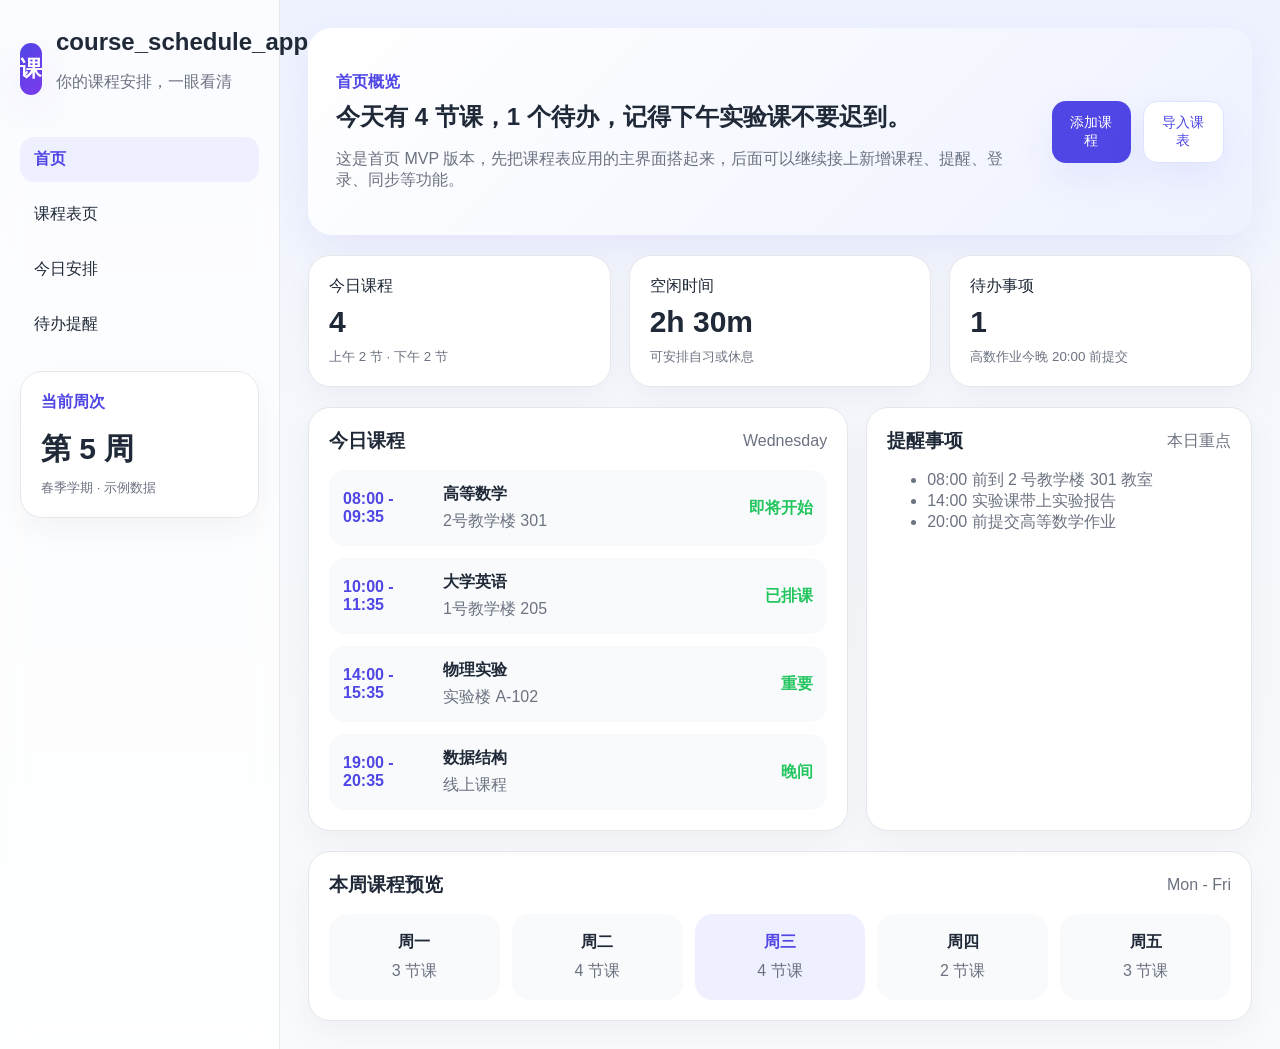
<file: index.html>
<!DOCTYPE html>
<html lang="zh-CN">
  <head>
    <meta charset="UTF-8" />
    <meta name="viewport" content="width=device-width, initial-scale=1.0" />
    <title>course_schedule_app</title>
    <link rel="stylesheet" href="styles.css" />
  </head>
  <body>
    <div class="app-shell">
      <aside class="sidebar">
        <div class="brand">
          <div class="brand-badge">课</div>
          <div>
            <h1>course_schedule_app</h1>
            <p>你的课程安排，一眼看清</p>
          </div>
        </div>

        <nav class="menu">
          <a class="active" href="index.html">首页</a>
          <a href="schedule.html">课程表页</a>
          <a href="#today">今日安排</a>
          <a href="#todo">待办提醒</a>
        </nav>

        <section class="card mini-card">
          <span class="label">当前周次</span>
          <strong>第 5 周</strong>
          <small>春季学期 · 示例数据</small>
        </section>
      </aside>

      <main class="main-content">
        <header class="hero">
          <div>
            <p class="eyebrow">首页概览</p>
            <h2>今天有 4 节课，1 个待办，记得下午实验课不要迟到。</h2>
            <p class="hero-text">
              这是首页 MVP 版本，先把课程表应用的主界面搭起来，后面可以继续接上新增课程、提醒、登录、同步等功能。
            </p>
          </div>
          <div class="hero-actions">
            <button>添加课程</button>
            <button class="secondary">导入课表</button>
          </div>
        </header>

        <section class="stats-grid">
          <article class="card stat-card">
            <span>今日课程</span>
            <strong>4</strong>
            <small>上午 2 节 · 下午 2 节</small>
          </article>
          <article class="card stat-card">
            <span>空闲时间</span>
            <strong>2h 30m</strong>
            <small>可安排自习或休息</small>
          </article>
          <article class="card stat-card">
            <span>待办事项</span>
            <strong>1</strong>
            <small>高数作业今晚 20:00 前提交</small>
          </article>
        </section>

        <section class="content-grid">
          <section class="card schedule-card" id="today">
            <div class="section-title">
              <h3>今日课程</h3>
              <span>Wednesday</span>
            </div>
            <div class="class-list" id="class-list"></div>
          </section>

          <section class="card todo-card" id="todo">
            <div class="section-title">
              <h3>提醒事项</h3>
              <span>本日重点</span>
            </div>
            <ul>
              <li>08:00 前到 2 号教学楼 301 教室</li>
              <li>14:00 实验课带上实验报告</li>
              <li>20:00 前提交高等数学作业</li>
            </ul>
          </section>
        </section>

        <section class="card weekly-card" id="schedule">
          <div class="section-title">
            <h3>本周课程预览</h3>
            <span>Mon - Fri</span>
          </div>
          <div class="week-grid">
            <div><strong>周一</strong><span>3 节课</span></div>
            <div><strong>周二</strong><span>4 节课</span></div>
            <div class="highlight"><strong>周三</strong><span>4 节课</span></div>
            <div><strong>周四</strong><span>2 节课</span></div>
            <div><strong>周五</strong><span>3 节课</span></div>
          </div>
        </section>
      </main>
    </div>

    <script src="app.js"></script>
  </body>
</html>
</file>
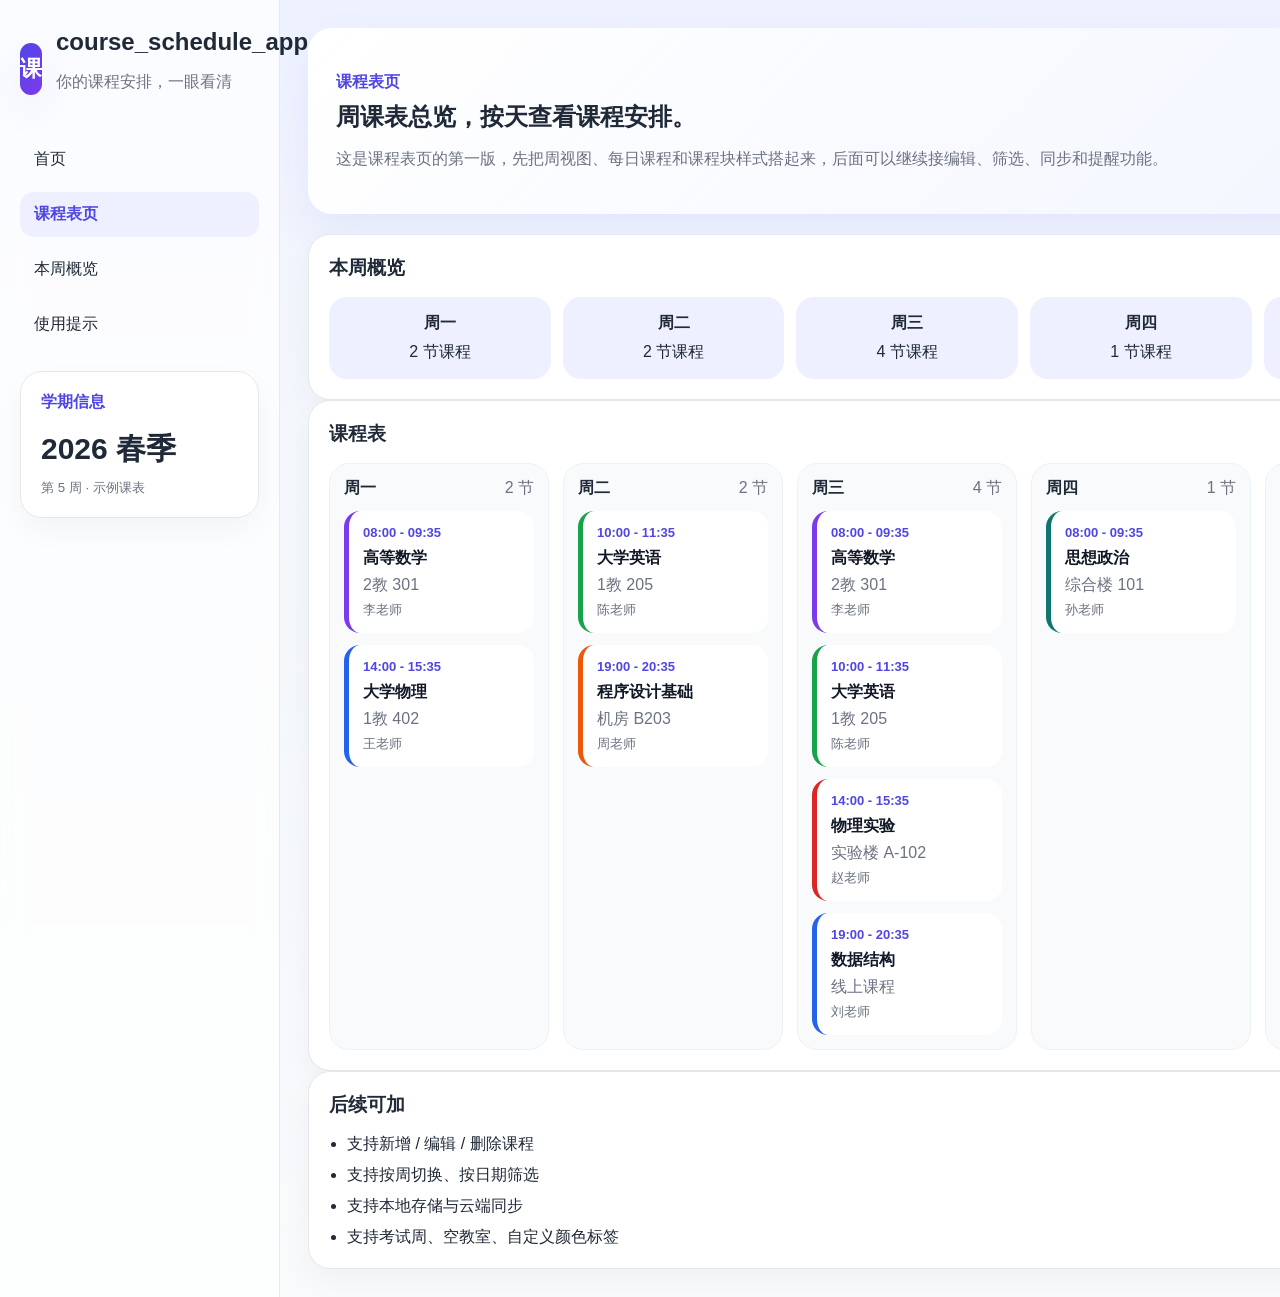
<file: schedule.html>
<!DOCTYPE html>
<html lang="zh-CN">
  <head>
    <meta charset="UTF-8" />
    <meta name="viewport" content="width=device-width, initial-scale=1.0" />
    <title>课程表页 · course_schedule_app</title>
    <link rel="stylesheet" href="styles.css" />
  </head>
  <body>
    <div class="app-shell">
      <aside class="sidebar">
        <div class="brand">
          <div class="brand-badge">课</div>
          <div>
            <h1>course_schedule_app</h1>
            <p>你的课程安排，一眼看清</p>
          </div>
        </div>

        <nav class="menu">
          <a href="index.html">首页</a>
          <a class="active" href="schedule.html">课程表页</a>
          <a href="#week-summary">本周概览</a>
          <a href="#tips">使用提示</a>
        </nav>

        <section class="card mini-card">
          <span class="label">学期信息</span>
          <strong>2026 春季</strong>
          <small>第 5 周 · 示例课表</small>
        </section>
      </aside>

      <main class="main-content">
        <header class="hero schedule-hero">
          <div>
            <p class="eyebrow">课程表页</p>
            <h2>周课表总览，按天查看课程安排。</h2>
            <p class="hero-text">
              这是课程表页的第一版，先把周视图、每日课程和课程块样式搭起来，后面可以继续接编辑、筛选、同步和提醒功能。
            </p>
          </div>
          <div class="hero-actions">
            <button onclick="location.href='index.html'">返回首页</button>
            <button class="secondary">切换周次</button>
          </div>
        </header>

        <section class="card" id="week-summary">
          <div class="section-title">
            <h3>本周概览</h3>
            <span>周一到周日</span>
          </div>
          <div class="week-summary-grid" id="week-summary-grid"></div>
        </section>

        <section class="card schedule-board-card">
          <div class="section-title">
            <h3>课程表</h3>
            <span>按天展示</span>
          </div>
          <div class="schedule-board" id="schedule-board"></div>
        </section>

        <section class="card" id="tips">
          <div class="section-title">
            <h3>后续可加</h3>
            <span>下一步功能</span>
          </div>
          <ul class="tips-list">
            <li>支持新增 / 编辑 / 删除课程</li>
            <li>支持按周切换、按日期筛选</li>
            <li>支持本地存储与云端同步</li>
            <li>支持考试周、空教室、自定义颜色标签</li>
          </ul>
        </section>
      </main>
    </div>

    <script src="schedule.js"></script>
  </body>
</html>
</file>
<file: styles.css>
:root {
  --bg: #f4f7fb;
  --card: #ffffff;
  --primary: #4f46e5;
  --primary-soft: #eef0ff;
  --text: #1f2937;
  --muted: #6b7280;
  --border: #e5e7eb;
  --success: #22c55e;
  --shadow: 0 16px 40px rgba(79, 70, 229, 0.08);
}

* {
  box-sizing: border-box;
}

body {
  margin: 0;
  font-family: "Segoe UI", "PingFang SC", "Microsoft YaHei", sans-serif;
  background: linear-gradient(180deg, #eef2ff 0%, var(--bg) 35%, #f8fafc 100%);
  color: var(--text);
}

.app-shell {
  display: grid;
  grid-template-columns: 280px 1fr;
  min-height: 100vh;
}

.sidebar {
  padding: 28px 20px;
  background: rgba(255, 255, 255, 0.72);
  backdrop-filter: blur(12px);
  border-right: 1px solid rgba(229, 231, 235, 0.9);
}

.brand {
  display: flex;
  gap: 14px;
  align-items: center;
  margin-bottom: 28px;
}

.brand h1,
.hero h2,
.section-title h3 {
  margin: 0;
}

.brand p,
.hero-text,
.section-title span,
.stat-card small,
.mini-card small {
  color: var(--muted);
}

.brand-badge {
  width: 52px;
  height: 52px;
  border-radius: 16px;
  display: grid;
  place-items: center;
  background: linear-gradient(135deg, var(--primary), #7c3aed);
  color: #fff;
  font-size: 22px;
  font-weight: 700;
  box-shadow: var(--shadow);
}

.menu {
  display: grid;
  gap: 10px;
  margin-bottom: 24px;
}

.menu a {
  text-decoration: none;
  color: var(--text);
  padding: 12px 14px;
  border-radius: 14px;
  transition: 0.2s ease;
}

.menu a:hover,
.menu a.active {
  background: var(--primary-soft);
  color: var(--primary);
  font-weight: 600;
}

.main-content {
  padding: 28px;
}

.hero {
  display: flex;
  justify-content: space-between;
  gap: 24px;
  align-items: center;
  padding: 28px;
  margin-bottom: 20px;
  background: linear-gradient(135deg, #ffffff 0%, #eef2ff 100%);
  border-radius: 24px;
  box-shadow: var(--shadow);
}

.eyebrow,
.label {
  display: inline-block;
  color: var(--primary);
  font-weight: 700;
  margin-bottom: 8px;
}

.hero-actions {
  display: flex;
  gap: 12px;
}

button {
  border: none;
  border-radius: 14px;
  padding: 12px 18px;
  background: var(--primary);
  color: #fff;
  cursor: pointer;
  font-size: 14px;
  box-shadow: var(--shadow);
}

button.secondary {
  background: #fff;
  color: var(--primary);
  border: 1px solid #dbe3ff;
}

.card {
  background: var(--card);
  border: 1px solid var(--border);
  border-radius: 22px;
  padding: 20px;
  box-shadow: 0 12px 30px rgba(15, 23, 42, 0.04);
}

.mini-card strong,
.stat-card strong {
  display: block;
  font-size: 30px;
  margin: 8px 0;
}

.stats-grid,
.content-grid {
  display: grid;
  gap: 18px;
  margin-bottom: 20px;
}

.stats-grid {
  grid-template-columns: repeat(3, 1fr);
}

.content-grid {
  grid-template-columns: 1.4fr 1fr;
}

.section-title {
  display: flex;
  justify-content: space-between;
  align-items: center;
  margin-bottom: 16px;
}

.class-list {
  display: grid;
  gap: 12px;
}

.class-item {
  display: grid;
  grid-template-columns: 84px 1fr auto;
  gap: 16px;
  align-items: center;
  padding: 14px;
  background: #f8fafc;
  border-radius: 16px;
}

.class-time {
  font-weight: 700;
  color: var(--primary);
}

.class-meta p,
.todo-card ul {
  margin: 6px 0 0;
  color: var(--muted);
}

.status {
  color: var(--success);
  font-weight: 700;
}

.week-grid {
  display: grid;
  grid-template-columns: repeat(5, 1fr);
  gap: 12px;
}

.week-grid > div {
  padding: 18px 14px;
  background: #f8fafc;
  border-radius: 18px;
  text-align: center;
}

.week-grid .highlight {
  background: var(--primary-soft);
  color: var(--primary);
}

.week-grid span {
  display: block;
  margin-top: 8px;
  color: var(--muted);
}

.schedule-hero {
  margin-bottom: 20px;
}

.week-summary-grid {
  display: grid;
  grid-template-columns: repeat(7, 1fr);
  gap: 12px;
}

.summary-card {
  padding: 16px 12px;
  border-radius: 18px;
  background: #f8fafc;
  text-align: center;
}

.summary-card strong,
.summary-card span {
  display: block;
}

.summary-card strong {
  margin-bottom: 8px;
}

.summary-card.has-course {
  background: var(--primary-soft);
}

.summary-card.is-empty {
  opacity: 0.75;
}

.schedule-board-card {
  overflow-x: auto;
}

.schedule-board {
  display: grid;
  grid-template-columns: repeat(7, minmax(220px, 1fr));
  gap: 14px;
}

.day-column {
  background: #f8fafc;
  border-radius: 20px;
  padding: 14px;
  border: 1px solid #edf2f7;
}

.day-header {
  display: flex;
  justify-content: space-between;
  align-items: center;
  margin-bottom: 12px;
}

.day-header h4 {
  margin: 0;
}

.day-header span,
.schedule-info p,
.schedule-info small,
.empty-day {
  color: var(--muted);
}

.day-items {
  display: grid;
  gap: 12px;
}

.schedule-item {
  border-radius: 16px;
  padding: 14px;
  color: #111827;
  background: #fff;
  border-left: 5px solid var(--primary);
}

.schedule-item.purple {
  border-left-color: #7c3aed;
}

.schedule-item.blue {
  border-left-color: #2563eb;
}

.schedule-item.green {
  border-left-color: #16a34a;
}

.schedule-item.orange {
  border-left-color: #ea580c;
}

.schedule-item.red {
  border-left-color: #dc2626;
}

.schedule-item.teal {
  border-left-color: #0f766e;
}

.schedule-time {
  font-size: 13px;
  font-weight: 700;
  margin-bottom: 8px;
  color: var(--primary);
}

.schedule-info strong {
  display: block;
  margin-bottom: 6px;
}

.schedule-info p {
  margin: 0 0 4px;
}

.empty-day {
  padding: 18px 12px;
  text-align: center;
  background: #fff;
  border-radius: 16px;
}

.tips-list {
  margin: 0;
  padding-left: 18px;
  color: var(--text);
}

.tips-list li + li {
  margin-top: 10px;
}

@media (max-width: 960px) {
  .app-shell,
  .stats-grid,
  .content-grid,
  .week-grid,
  .week-summary-grid {
    grid-template-columns: 1fr;
  }

  .hero {
    flex-direction: column;
    align-items: flex-start;
  }

  .schedule-board {
    grid-template-columns: 1fr;
  }
}
</file>
